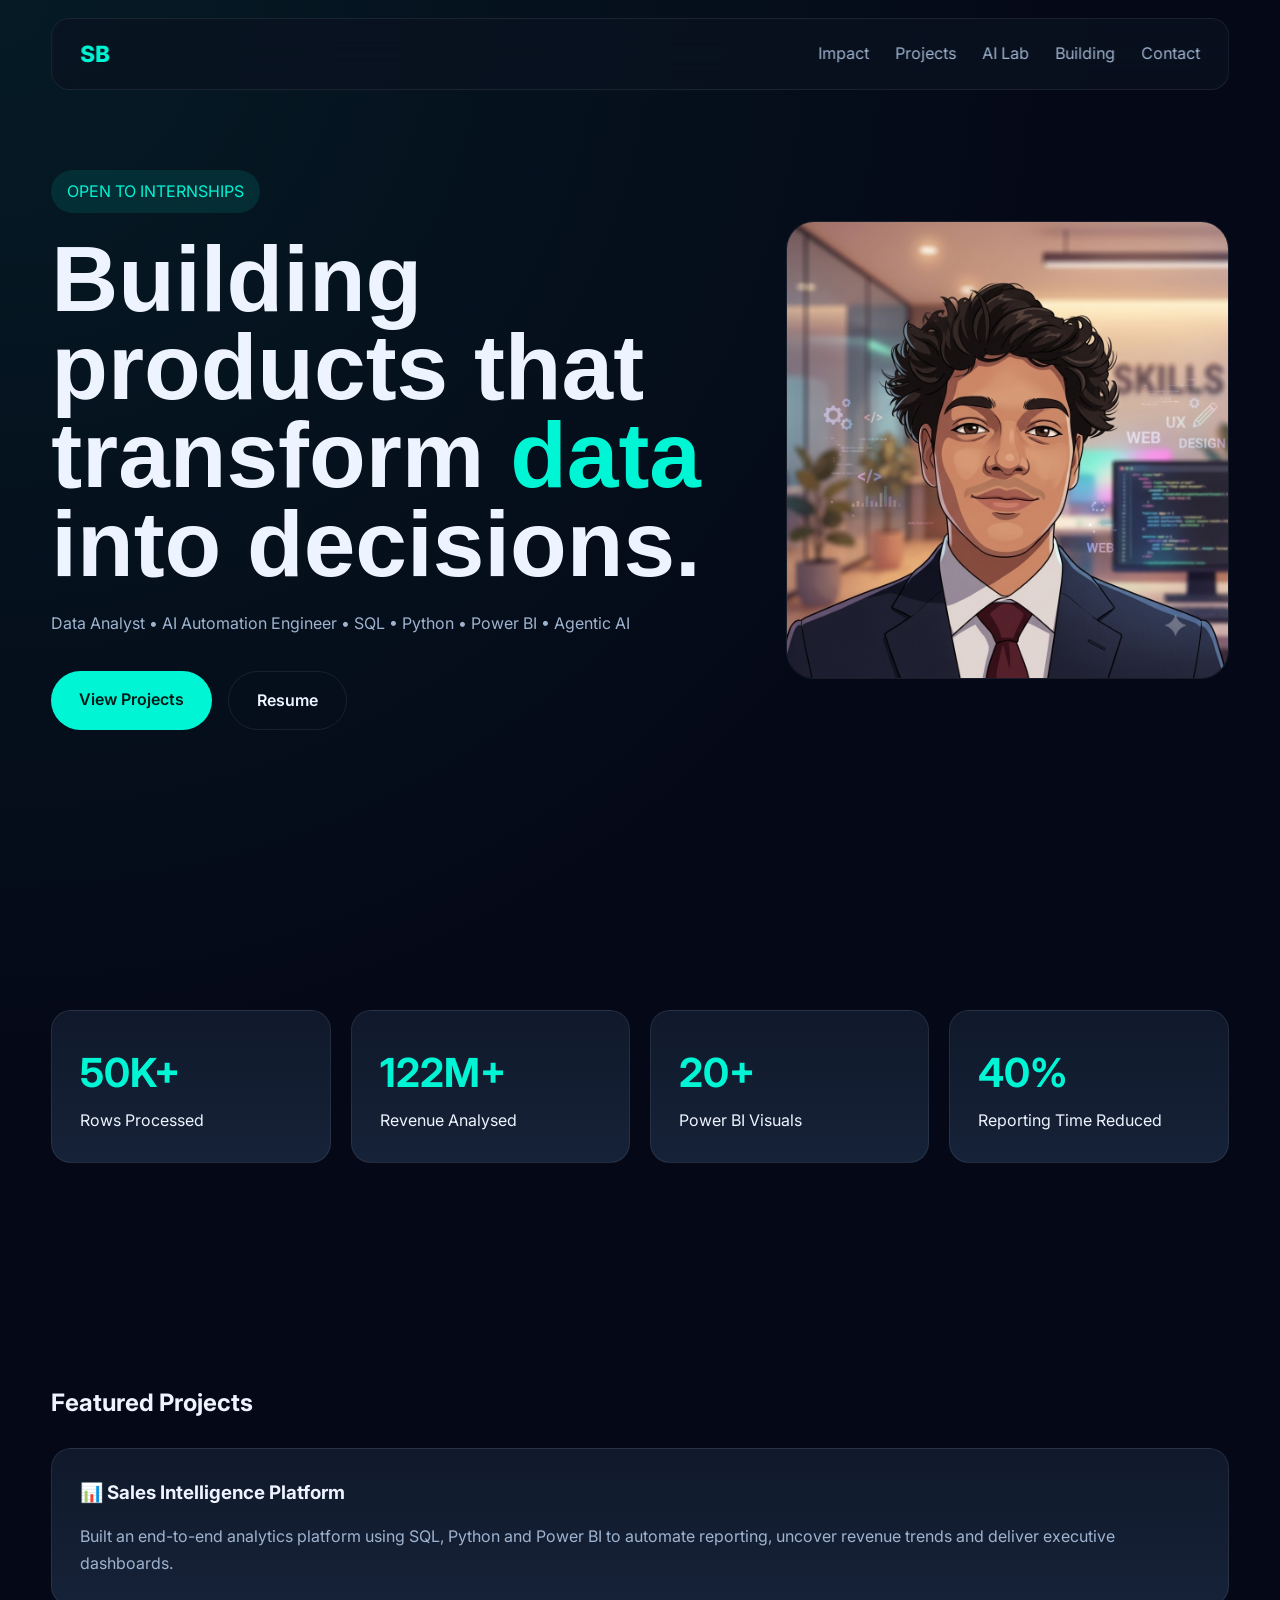
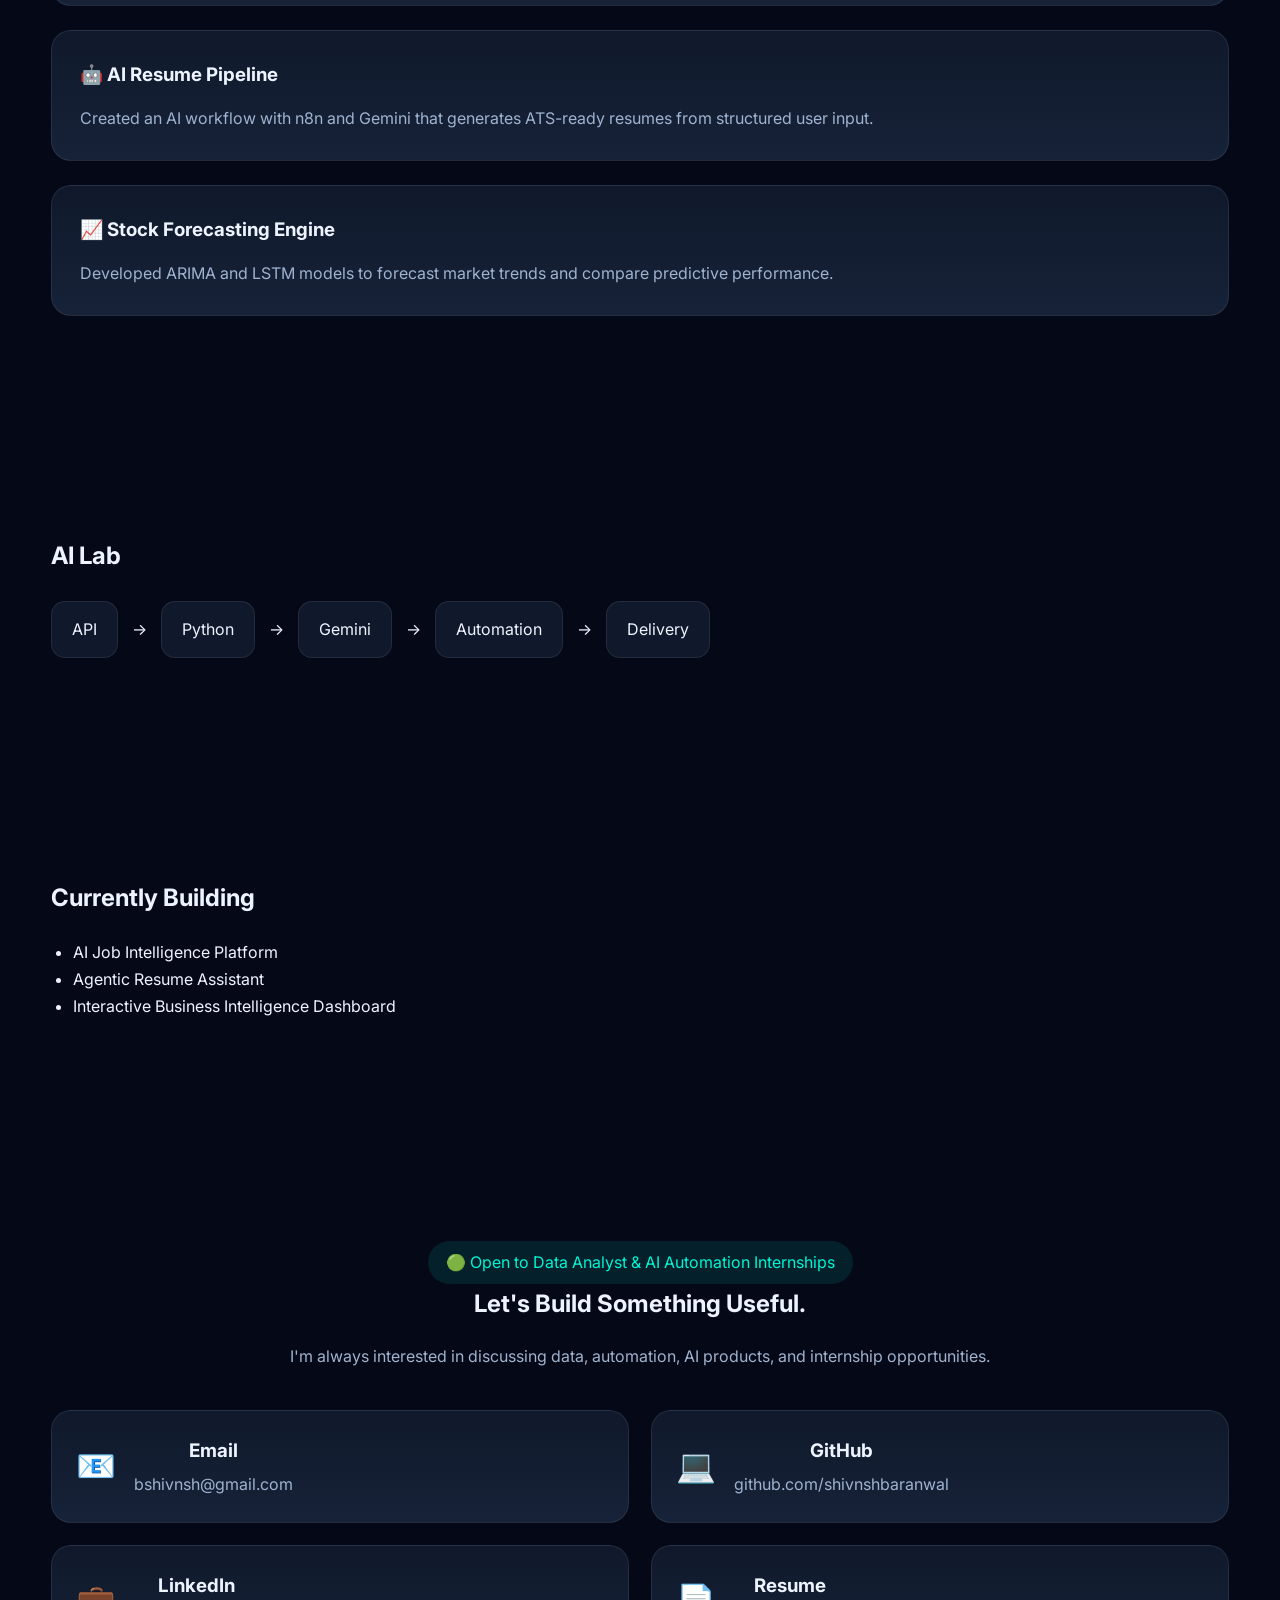
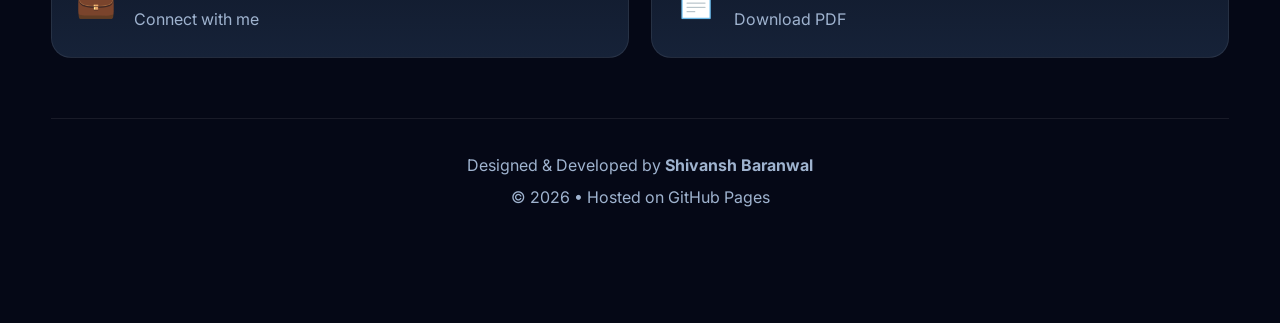
<file: index.html>
<!DOCTYPE html>

<html lang="en">
<head>
<meta charset="utf-8"/>
<meta content="width=device-width,initial-scale=1" name="viewport"/>
<title>Shivansh Baranwal | Portfolio</title>
<link href="https://fonts.googleapis.com" rel="preconnect"/>
<link crossorigin="" href="https://fonts.gstatic.com" rel="preconnect"/>
<link href="https://fonts.googleapis.com/css2?family=Inter:wght@400;600;700;800&amp;display=swap" rel="stylesheet"/>
<link href="css/style.css" rel="stylesheet"/>
<link rel="icon" type="image/png" href="assets/fevicon.png"/>
</head>
<body>
<div id="progress"></div>
<header class="nav">
<div class="logo">SB</div>
<nav>
<a href="#impact">Impact</a>
<a href="#projects">Projects</a>
<a href="#lab">AI Lab</a>
<a href="#building">Building</a>
<a href="#contact">Contact</a>
</nav>
</header>
<section class="hero reveal">
<div>
<span class="badge">OPEN TO INTERNSHIPS</span>
<h1>Building products that transform <span>data</span> into decisions.</h1>
<p>Data Analyst • AI Automation Engineer • SQL • Python • Power BI • Agentic AI</p>
<div class="buttons">
<a class="primary" href="#projects">View Projects</a>
<a class="secondary" href="assets/resume.pdf">Resume</a>
</div>
</div>
<img class="avatar" src="assets/profile.png"/>
</section>
<section class="impact reveal" id="impact">
<div><h2>50K+</h2><p>Rows Processed</p></div>
<div><h2>122M+</h2><p>Revenue Analysed</p></div>
<div><h2>20+</h2><p>Power BI Visuals</p></div>
<div><h2>40%</h2><p>Reporting Time Reduced</p></div>
</section>
<section class="reveal" id="projects">
<h2>Featured Projects</h2>
<article class="project-card"><h3>📊 Sales Intelligence Platform</h3><p>Built an end-to-end analytics platform using SQL, Python and Power BI to automate reporting, uncover revenue trends and deliver executive dashboards.</p></article>
<article class="project-card"><h3>🤖 AI Resume Pipeline</h3><p>Created an AI workflow with n8n and Gemini that generates ATS-ready resumes from structured user input.</p></article>
<article class="project-card"><h3>📈 Stock Forecasting Engine</h3><p>Developed ARIMA and LSTM models to forecast market trends and compare predictive performance.</p></article>
</section>
<section class="reveal" id="lab">
<h2>AI Lab</h2>
<div class="flow"><div>API</div><span>→</span><div>Python</div><span>→</span><div>Gemini</div><span>→</span><div>Automation</div><span>→</span><div>Delivery</div></div>
</section>
<section class="reveal" id="building">
<h2>Currently Building</h2>
<ul>
<li>AI Job Intelligence Platform</li>
<li>Agentic Resume Assistant</li>
<li>Interactive Business Intelligence Dashboard</li>
</ul>
</section>
<section class="contact">
<div class="container">
<p class="contact-status">🟢 Open to Data Analyst &amp; AI Automation Internships</p>
<h2>Let's Build Something Useful.</h2>
<p class="contact-sub">
I'm always interested in discussing data, automation, AI products, and internship opportunities.
</p>
<div class="contact-grid">
<a class="contact-card" href="mailto:bshivnsh@gmail.com">
<span>📧</span>
<div>
<h3>Email</h3>
<p>bshivnsh@gmail.com</p>
</div>
</a>
<a class="contact-card" href="https://github.com/shivnshbaranwal" target="_blank">
<span>💻</span>
<div>
<h3>GitHub</h3>
<p>github.com/shivnshbaranwal</p>
</div>
</a>
<a class="contact-card" href="https://www.linkedin.com/in/shivansh-baranwal/" target="_blank">
<span>💼</span>
<div>
<h3>LinkedIn</h3>
<p>Connect with me</p>
</div>
</a>
<a class="contact-card" href="assets/resume.pdf" target="_blank">
<span>📄</span>
<div>
<h3>Resume</h3>
<p>Download PDF</p>
</div>
</a>
</div>
<footer>
<p>Designed &amp; Developed by <strong>Shivansh Baranwal</strong></p>
<p>© 2026 • Hosted on GitHub Pages</p>
</footer>
</div>
</section>
<script src="js/app.js"></script>
</body>
</html>
</file>
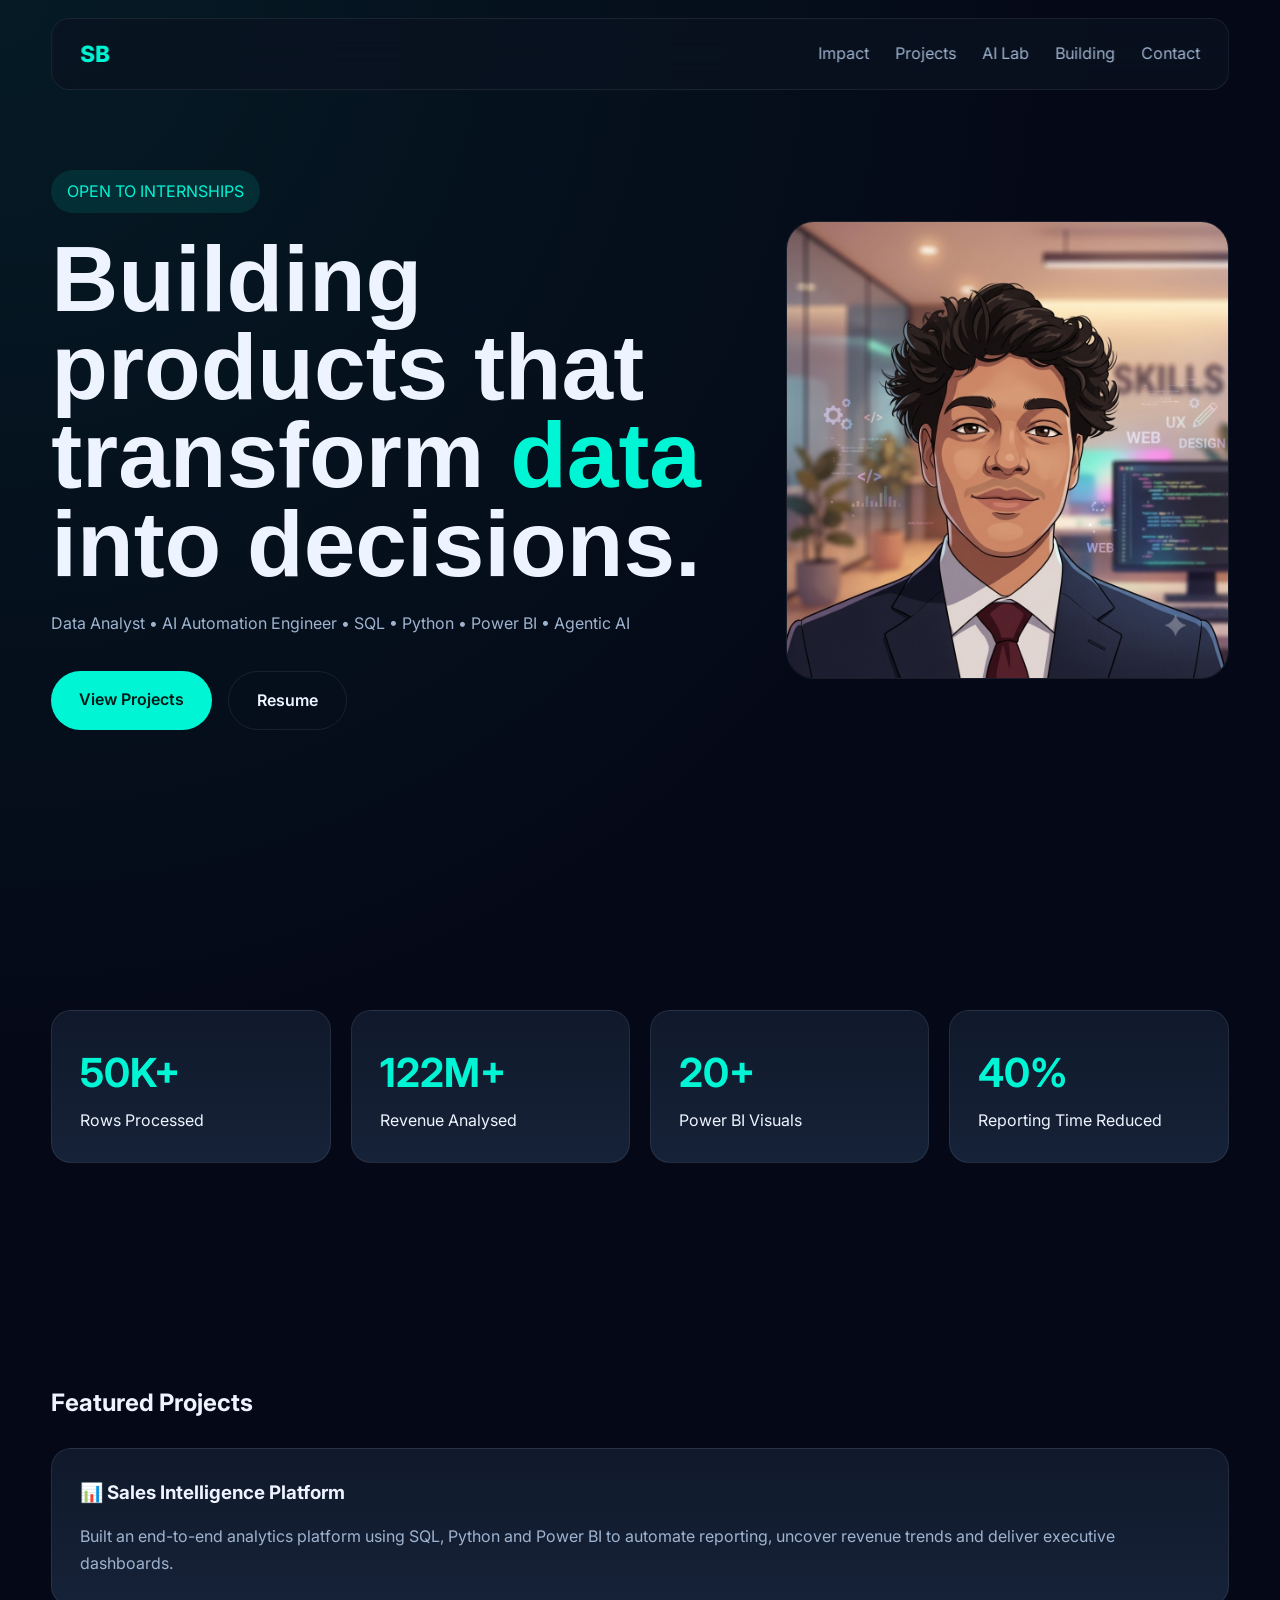
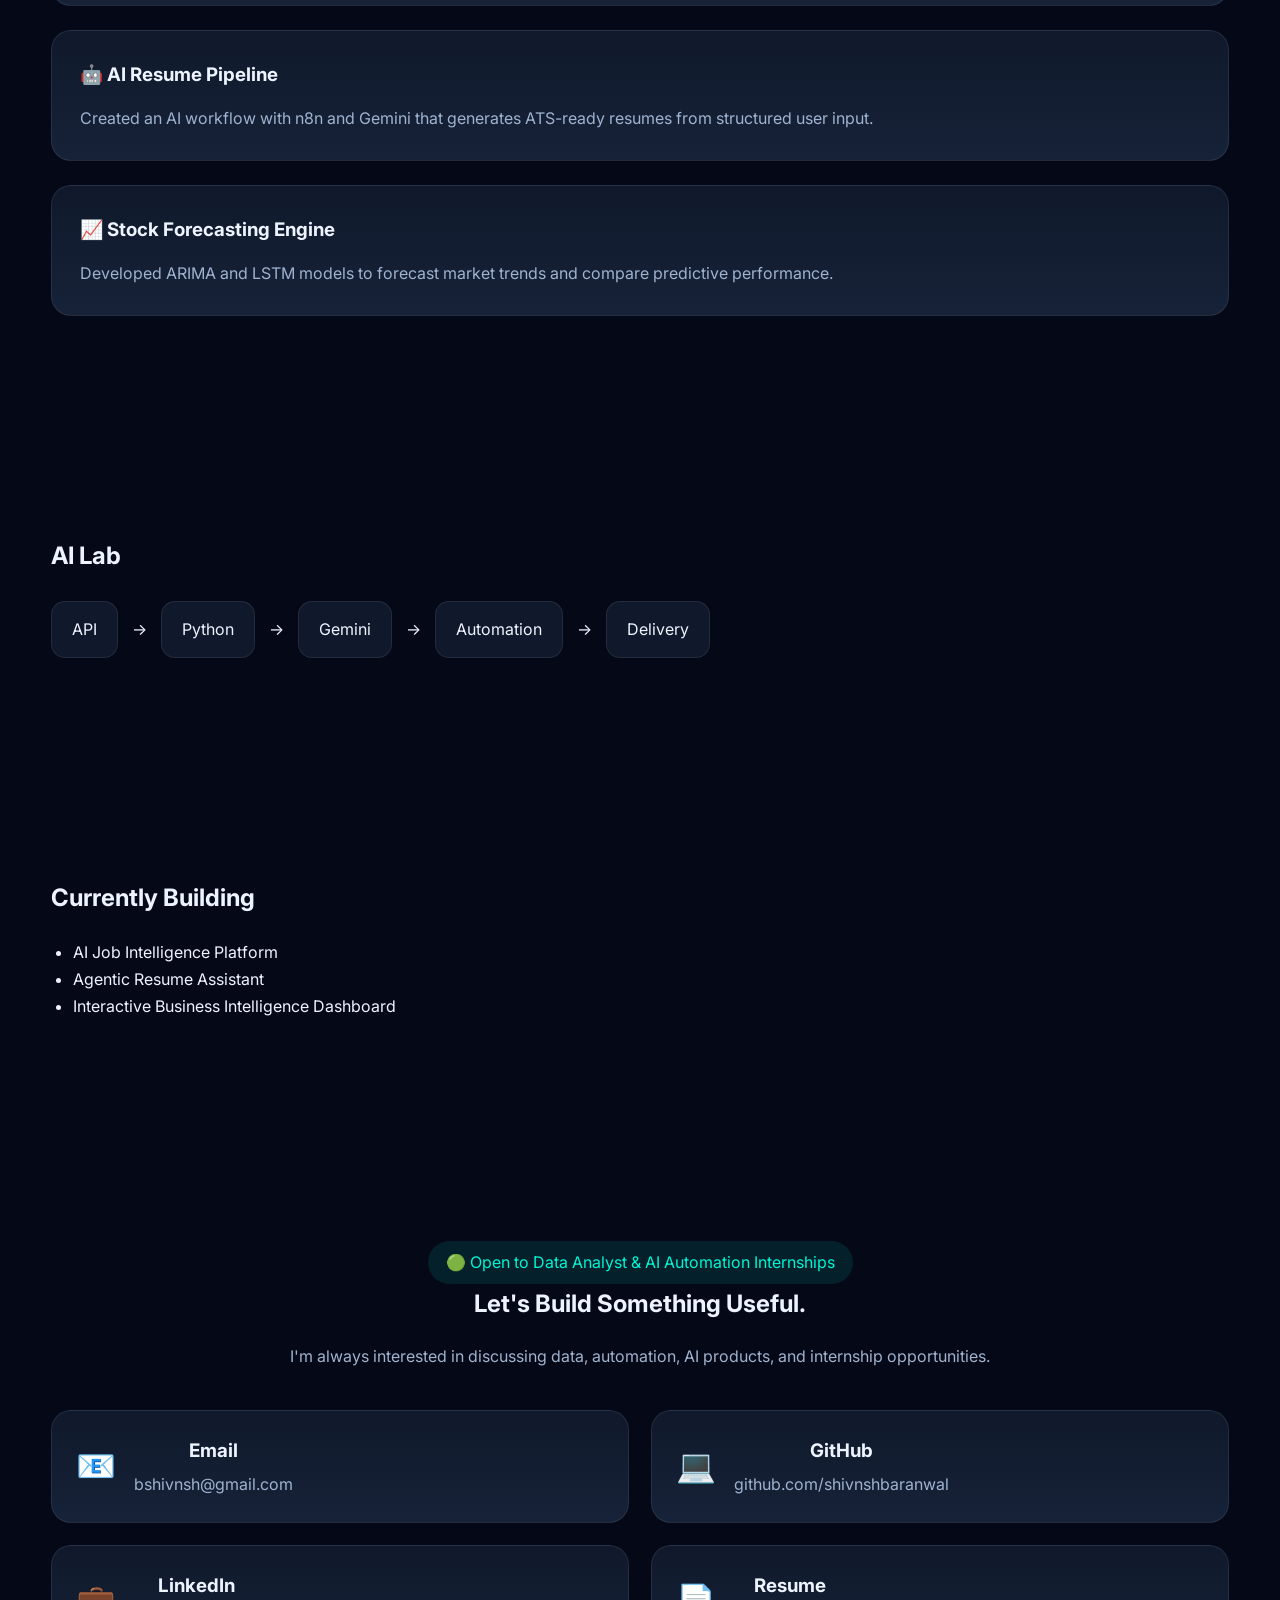
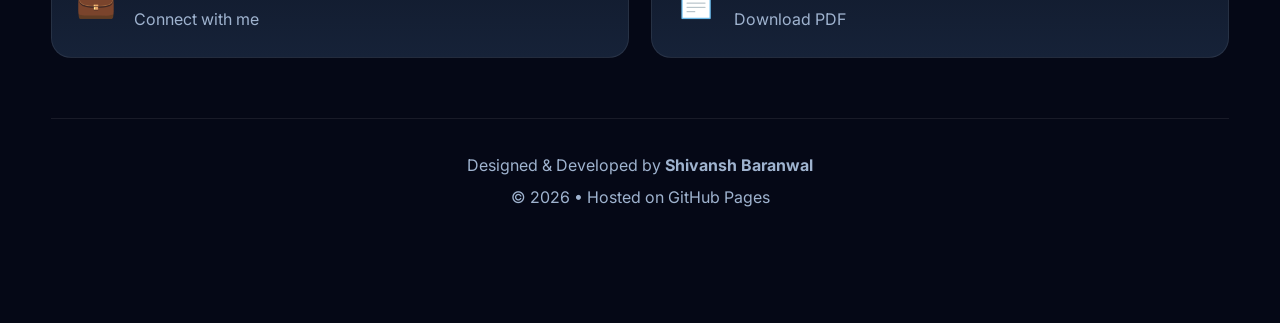
<file: index_fixed.html>
<!DOCTYPE html>

<html lang="en">
<head>
<meta charset="utf-8"/>
<meta content="width=device-width,initial-scale=1" name="viewport"/>
<title>Shivansh Baranwal | Portfolio</title>
<link href="https://fonts.googleapis.com" rel="preconnect"/>
<link crossorigin="" href="https://fonts.gstatic.com" rel="preconnect"/>
<link href="https://fonts.googleapis.com/css2?family=Inter:wght@400;600;700;800&amp;display=swap" rel="stylesheet"/>
<link href="css/style.css" rel="stylesheet"/>
</head>
<body>
<div id="progress"></div>
<header class="nav">
<div class="logo">SB</div>
<nav>
<a href="#impact">Impact</a>
<a href="#projects">Projects</a>
<a href="#lab">AI Lab</a>
<a href="#building">Building</a>
<a href="#contact">Contact</a>
</nav>
</header>
<section class="hero reveal">
<div>
<span class="badge">OPEN TO INTERNSHIPS</span>
<h1>Building products that transform <span>data</span> into decisions.</h1>
<p>Data Analyst • AI Automation Engineer • SQL • Python • Power BI • Agentic AI</p>
<div class="buttons">
<a class="primary" href="#projects">View Projects</a>
<a class="secondary" href="assets/resume.pdf">Resume</a>
</div>
</div>
<img class="avatar" src="assets/profile.png"/>
</section>
<section class="impact reveal" id="impact">
<div><h2>50K+</h2><p>Rows Processed</p></div>
<div><h2>122M+</h2><p>Revenue Analysed</p></div>
<div><h2>20+</h2><p>Power BI Visuals</p></div>
<div><h2>40%</h2><p>Reporting Time Reduced</p></div>
</section>
<section class="reveal" id="projects">
<h2>Featured Projects</h2>
<article class="project-card"><h3>📊 Sales Intelligence Platform</h3><p>Built an end-to-end analytics platform using SQL, Python and Power BI to automate reporting, uncover revenue trends and deliver executive dashboards.</p></article>
<article class="project-card"><h3>🤖 AI Resume Pipeline</h3><p>Created an AI workflow with n8n and Gemini that generates ATS-ready resumes from structured user input.</p></article>
<article class="project-card"><h3>📈 Stock Forecasting Engine</h3><p>Developed ARIMA and LSTM models to forecast market trends and compare predictive performance.</p></article>
</section>
<section class="reveal" id="lab">
<h2>AI Lab</h2>
<div class="flow"><div>API</div><span>→</span><div>Python</div><span>→</span><div>Gemini</div><span>→</span><div>Automation</div><span>→</span><div>Delivery</div></div>
</section>
<section class="reveal" id="building">
<h2>Currently Building</h2>
<ul>
<li>AI Job Intelligence Platform</li>
<li>Agentic Resume Assistant</li>
<li>Interactive Business Intelligence Dashboard</li>
</ul>
</section>
<section class="contact">
<div class="container">
<p class="contact-status">🟢 Open to Data Analyst &amp; AI Automation Internships</p>
<h2>Let's Build Something Useful.</h2>
<p class="contact-sub">
I'm always interested in discussing data, automation, AI products, and internship opportunities.
</p>
<div class="contact-grid">
<a class="contact-card" href="mailto:bshivnsh@gmail.com">
<span>📧</span>
<div>
<h3>Email</h3>
<p>bshivnsh@gmail.com</p>
</div>
</a>
<a class="contact-card" href="https://github.com/shivnshbaranwal" target="_blank">
<span>💻</span>
<div>
<h3>GitHub</h3>
<p>github.com/shivnshbaranwal</p>
</div>
</a>
<a class="contact-card" href="https://www.linkedin.com/in/shivansh-baranwal/" target="_blank">
<span>💼</span>
<div>
<h3>LinkedIn</h3>
<p>Connect with me</p>
</div>
</a>
<a class="contact-card" href="assets/resume.pdf" target="_blank">
<span>📄</span>
<div>
<h3>Resume</h3>
<p>Download PDF</p>
</div>
</a>
</div>
<footer>
<p>Designed &amp; Developed by <strong>Shivansh Baranwal</strong></p>
<p>© 2026 • Hosted on GitHub Pages</p>
</footer>
</div>
</section>
<script src="js/app.js"></script>
</body>
</html>
</file>
<file: css/style.css>
/* ===========================
   NEXUS v1.1 CSS
   Matches index_fixed.html
=========================== */

:root{
 --bg:#050816;
 --surface:#10192b;
 --surface2:#162238;
 --text:#eef4ff;
 --muted:#9fb3cf;
 --accent:#00f5d4;
 --border:rgba(255,255,255,.08);
 --radius:20px;
}

*{margin:0;padding:0;box-sizing:border-box}
html{scroll-behavior:smooth}
body{
font-family:Inter,sans-serif;
background:radial-gradient(circle at top left,rgba(0,245,212,.08),transparent 30%),var(--bg);
color:var(--text);
overflow-x:hidden;
line-height:1.7;
}

a{text-decoration:none;color:inherit}
img{display:block;max-width:100%}

#progress{
position:fixed;
top:0;
left:0;
height:4px;
width:0;
background:linear-gradient(90deg,#00f5d4,#5aa9ff);
z-index:9999;
}

.nav{
position:fixed;
top:18px;
left:50%;
transform:translateX(-50%);
width:min(1200px,92%);
display:flex;
justify-content:space-between;
align-items:center;
padding:16px 28px;
background:rgba(10,18,32,.72);
backdrop-filter:blur(16px);
border:1px solid var(--border);
border-radius:18px;
z-index:999;
}

.logo{font-size:1.4rem;font-weight:800;color:var(--accent)}

.nav nav{display:flex;gap:26px}
.nav nav a{color:var(--muted);transition:.3s}
.nav nav a:hover{color:var(--accent)}

section{
width:min(1200px,92%);
margin:auto;
padding:110px 0;
}

.hero{
display:grid;
grid-template-columns:1.2fr .8fr;
gap:70px;
align-items:center;
min-height:100vh;
}

.badge{
display:inline-block;
padding:8px 16px;
border-radius:999px;
background:rgba(0,245,212,.1);
color:var(--accent);
}

.hero h1{
font-family:"Space Grotesk",sans-serif;
font-size:clamp(3.2rem,8vw,5.8rem);
line-height:.95;
margin:22px 0;
}

.hero h1 span{color:var(--accent)}
.hero p{color:var(--muted);max-width:620px}

.buttons{
display:flex;
gap:16px;
margin-top:34px;
}

.primary,.secondary{
padding:15px 28px;
border-radius:999px;
font-weight:600;
transition:.3s;
}

.primary{
background:var(--accent);
color:#001c18;
}

.secondary{
border:1px solid var(--border);
}

.primary:hover,.secondary:hover{
transform:translateY(-4px);
}

.avatar{
border-radius:28px;
border:1px solid var(--border);
}

.impact{
display:grid;
grid-template-columns:repeat(4,1fr);
gap:20px;
}

.impact>div{
background:linear-gradient(180deg,var(--surface),var(--surface2));
padding:28px;
border-radius:var(--radius);
border:1px solid var(--border);
}

.impact h2{
color:var(--accent);
font-size:2.5rem;
}

.project-card{
margin-top:24px;
padding:28px;
background:linear-gradient(180deg,var(--surface),var(--surface2));
border:1px solid var(--border);
border-radius:var(--radius);
transition:.35s;
}

.project-card:hover{
transform:translateY(-8px);
border-color:rgba(0,245,212,.35);
}

.project-card p{
margin-top:14px;
color:var(--muted);
}

.flow{
display:flex;
flex-wrap:wrap;
gap:14px;
align-items:center;
margin-top:24px;
}

.flow div{
padding:14px 20px;
background:var(--surface);
border-radius:14px;
border:1px solid var(--border);
}

#building ul{
padding-left:22px;
margin-top:20px;
}

.contact{
text-align:center;
}

.contact-status{
display:inline-block;
padding:8px 18px;
background:rgba(0,245,212,.1);
color:var(--accent);
border-radius:999px;
}

.contact-sub{
max-width:720px;
margin:18px auto 40px;
color:var(--muted);
}

.contact-grid{
display:grid;
grid-template-columns:repeat(2,1fr);
gap:22px;
}

.contact-card{
display:flex;
align-items:center;
gap:18px;
padding:24px;
background:linear-gradient(180deg,var(--surface),var(--surface2));
border:1px solid var(--border);
border-radius:20px;
transition:.35s;
}

.contact-card:hover{
transform:translateY(-8px);
border-color:rgba(0,245,212,.35);
box-shadow:0 20px 40px rgba(0,245,212,.15);
}

.contact-card span{
font-size:2rem;
}

.contact-card h3{
margin-bottom:4px;
}

.contact-card p{
color:var(--muted);
word-break:break-word;
}

footer{
margin-top:60px;
padding-top:30px;
border-top:1px solid var(--border);
color:var(--muted);
line-height:2;
}

.reveal{
opacity:0;
transform:translateY(30px);
transition:.8s;
}

.reveal.show{
opacity:1;
transform:none;
}

@media(max-width:900px){

.nav nav{display:none}

.hero{
grid-template-columns:1fr;
padding-top:120px;
}

.impact{
grid-template-columns:1fr 1fr;
}

.contact-grid{
grid-template-columns:1fr;
}

section{
padding:80px 0;
}

.hero h1{
font-size:3.4rem;
}

}

@media(max-width:600px){

.impact{
grid-template-columns:1fr;
}

.buttons{
flex-direction:column;
}

.primary,.secondary{
text-align:center;
}

}
</file>
